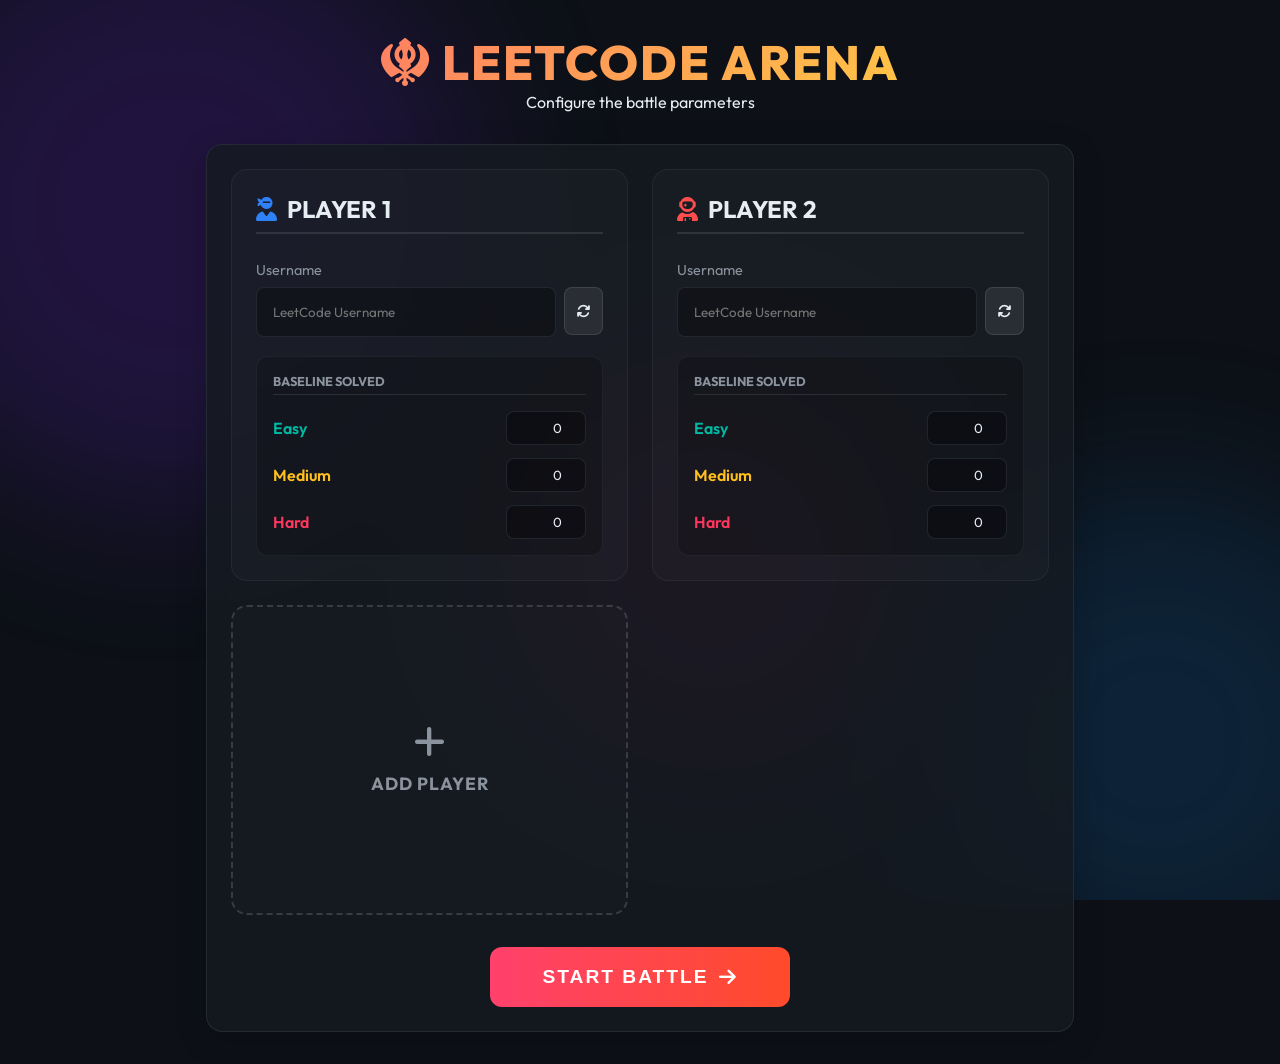
<file: index.html>
<!DOCTYPE html>
<html lang="en">

<head>
    <meta charset="UTF-8">
    <meta name="viewport" content="width=device-width, initial-scale=1.0">
    <title>LeetCode Arena - Setup</title>
    <link rel="preconnect" href="https://fonts.googleapis.com">
    <link rel="preconnect" href="https://fonts.gstatic.com" crossorigin>
    <link href="https://fonts.googleapis.com/css2?family=Outfit:wght@300;400;600;700;900&display=swap" rel="stylesheet">
    <link rel="stylesheet" href="style.css">
    <link rel="stylesheet" href="https://cdnjs.cloudflare.com/ajax/libs/font-awesome/6.4.0/css/all.min.css">
</head>

<body>
    <div class="background-blobs">
        <div class="blob blob-1"></div>
        <div class="blob blob-2"></div>
        <div class="blob blob-3"></div>
    </div>

    <main class="container setup-container">
        <header>
            <h1><i class="fa-solid fa-khanda"></i> LeetCode Arena</h1>
            <p>Configure the battle parameters</p>
        </header>

        <form id="setupForm" class="setup-form glass-card">
            <div id="playersContainer" class="players-config">
                <!-- Dynamically populated via JS -->
            </div>

            <div class="form-actions">
                <button type="submit" class="battle-btn">
                    START BATTLE <i class="fa-solid fa-arrow-right"></i>
                </button>
            </div>
        </form>
    </main>

    <script src="script.js"></script>
</body>

</html>
</file>
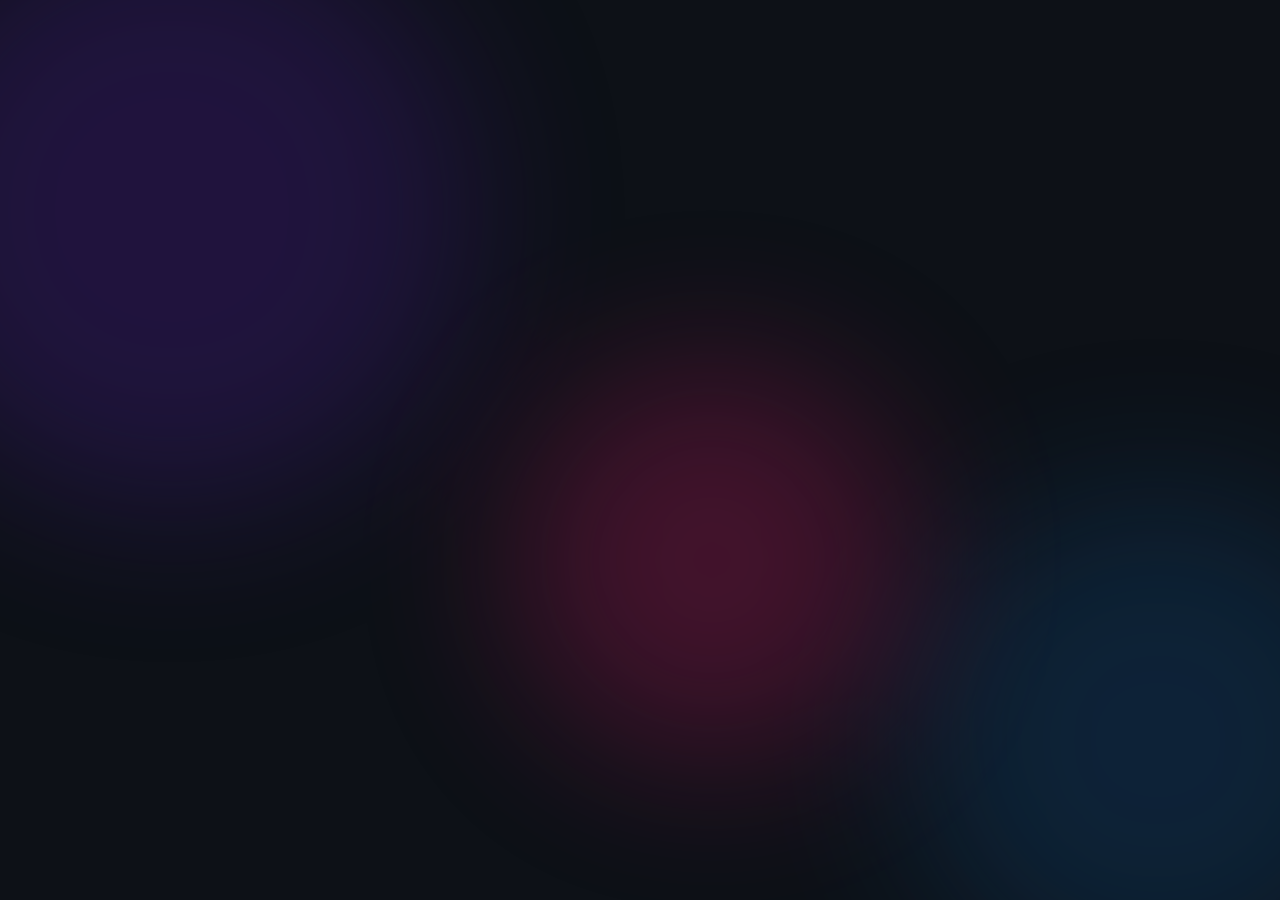
<file: battle.html>
<!DOCTYPE html>
<html lang="en">

<head>
    <meta charset="UTF-8">
    <meta name="viewport" content="width=device-width, initial-scale=1.0">
    <title>Battle Results - LeetCode Arena</title>
    <link rel="preconnect" href="https://fonts.googleapis.com">
    <link rel="preconnect" href="https://fonts.gstatic.com" crossorigin>
    <link href="https://fonts.googleapis.com/css2?family=Outfit:wght@300;400;600;700;900&display=swap" rel="stylesheet">
    <link rel="stylesheet" href="style.css">
    <link rel="stylesheet" href="https://cdnjs.cloudflare.com/ajax/libs/font-awesome/6.4.0/css/all.min.css">
</head>

<body class="battle-body">
    <div class="background-blobs">
        <div class="blob blob-1"></div>
        <div class="blob blob-2"></div>
        <div class="blob blob-3"></div>
    </div>

    <!-- Loading Screen -->
    <div id="loadingOverlay" class="loading-overlay">
        <div class="loader-lg"></div>
        <h2>Fetching Battle Data...</h2>
    </div>

    <main class="container battle-container hidden" id="battleContent">
        <a href="index.html" class="back-link"><i class="fa-solid fa-arrow-left"></i> New Battle</a>

        <!-- Top Section: Final Scores & Winner -->
        <section class="hero-scores glass-card" id="heroScores">
            <!-- Dynamically populated via JS -->
        </section>



        <!-- Middle Section: Category Battle -->
        <section class="category-battle glass-card" id="categoryBattle">
            <h3>Category Breakdown</h3>
            <div id="categoryContent">
                <!-- Dynamically populated via JS -->
            </div>
        </section>

        <!-- Bottom Section: Extra Stats -->
        <section class="extra-stats glass-card">
            <h3>Combat Stats</h3>
            <div class="stats-table-wrapper">
                <div class="stats-table" id="statsTable">
                    <!-- Dynamically populated via JS -->
                </div>
            </div>
        </section>

        <div id="errorOverlay" class="error-overlay hidden">
            <div class="glass-card error-card">
                <i class="fa-solid fa-circle-exclamation"></i>
                <h3 id="errorText">Error loading data</h3>
                <a href="index.html" class="btn-retry">Return to Setup</a>
            </div>
        </div>

    </main>

    <script src="script.js"></script>
</body>

</html>
</file>
<file: style.css>
:root {
    --bg-color: #0d1117;
    --text-primary: #e6edf3;
    --text-secondary: #8b949e;
    --accent-red: #ff4d4d;
    --accent-blue: #2f81f7;
    --accent-gold: #fbbf24;

    --card-bg: rgba(22, 27, 34, 0.85);
    --card-border: 1px solid rgba(48, 54, 61, 0.6);
    --glass-blur: blur(12px);

    /* Difficulty Colors */
    --easy-color: #00b8a3;
    --medium-color: #ffc01e;
    --hard-color: #ff375f;

    --font-main: 'Outfit', sans-serif;
}

* {
    margin: 0;
    padding: 0;
    box-sizing: border-box;
}

body {
    font-family: var(--font-main);
    background-color: var(--bg-color);
    color: var(--text-primary);
    min-height: 100vh;
    display: flex;
    justify-content: center;
    /* align-items: center; Remove center align for scrollable content */
    overflow-x: hidden;
    position: relative;
    padding-top: 2rem;
    padding-bottom: 2rem;
}

.background-blobs {
    position: fixed;
    top: 0;
    left: 0;
    width: 100%;
    height: 100%;
    z-index: -1;
    overflow: hidden;
    pointer-events: none;
}

.blob {
    position: absolute;
    border-radius: 50%;
    filter: blur(80px);
    opacity: 0.3;
    animation: move 25s infinite alternate;
}

.blob-1 {
    top: -10%;
    left: -10%;
    width: 600px;
    height: 600px;
    background: #4c1d95;
}

.blob-2 {
    bottom: -10%;
    right: -10%;
    width: 500px;
    height: 500px;
    background: #0f4c81;
    animation-delay: -5s;
}

.blob-3 {
    top: 40%;
    left: 40%;
    width: 400px;
    height: 400px;
    background: #be185d;
    animation-delay: -10s;
}

@keyframes move {
    from {
        transform: translate(0, 0) scale(1);
    }

    to {
        transform: translate(50px, -50px) scale(1.1);
    }
}

/* Shared */
.glass-card {
    background: var(--card-bg);
    backdrop-filter: var(--glass-blur);
    border: var(--card-border);
    border-radius: 16px;
    padding: 1.5rem;
    box-shadow: 0 8px 32px rgba(0, 0, 0, 0.2);
}

.hidden {
    display: none !important;
}

/* ================= INDEX / SETUP PAGE ================= */
.setup-container {
    width: 100%;
    max-width: 900px;
    margin: auto;
    padding: 0 1rem;
}

header {
    text-align: center;
    margin-bottom: 2rem;
}

header h1 {
    font-size: 3rem;
    font-weight: 800;
    background: linear-gradient(135deg, #FF6B6B 0%, #FFD93D 100%);
    background-clip: text;
    -webkit-background-clip: text;
    -webkit-text-fill-color: transparent;
    text-transform: uppercase;
    letter-spacing: 2px;
}

.players-config {
    display: grid;
    grid-template-columns: repeat(auto-fit, minmax(285px, 1fr));
    gap: 1.5rem;
    align-items: start;
    margin-bottom: 2rem;
}

.player-card {
    position: relative;
    background: rgba(255, 255, 255, 0.02);
    border: 1px solid rgba(255, 255, 255, 0.05);
    border-radius: 16px;
    padding: 1.5rem;
    display: flex;
    flex-direction: column;
    gap: 1.2rem;
    transition: all 0.3s ease;
}

.player-card:hover {
    border-color: rgba(255, 255, 255, 0.1);
    transform: translateY(-2px);
}

.col-header {
    font-size: 1.5rem;
    font-weight: 700;
    text-transform: uppercase;
    color: var(--text-primary);
    border-bottom: 2px solid rgba(255, 255, 255, 0.1);
    padding-bottom: 0.5rem;
    margin-bottom: 0.5rem;
    display: flex;
    align-items: center;
    gap: 10px;
}

.player-card[data-index="0"] .col-header i { color: var(--accent-blue); }
.player-card[data-index="1"] .col-header i { color: var(--accent-red); }
.player-card[data-index="2"] .col-header i { color: var(--easy-color); }
.player-card[data-index="3"] .col-header i { color: var(--medium-color); }
.player-card[data-index="4"] .col-header i { color: #a855f7; }
.player-card[data-index="5"] .col-header i { color: #ec4899; }

.vs-divider-vertical {
    display: flex;
    align-items: center;
    justify-content: center;
    width: 50px;
    position: relative;
}

.vs-divider-vertical span {
    background: #000;
    padding: 10px;
    border-radius: 50%;
    font-weight: 900;
    border: 2px solid rgba(255, 255, 255, 0.2);
    z-index: 2;
}

.vs-divider-vertical::before {
    content: '';
    position: absolute;
    height: 100%;
    width: 2px;
    background: rgba(255, 255, 255, 0.1);
    left: 50%;
    transform: translateX(-1px);
    z-index: 1;
}

.input-group label {
    display: block;
    font-size: 0.9rem;
    color: var(--text-secondary);
    margin-bottom: 0.5rem;
}

input[type="text"],
input[type="number"] {
    width: 100%;
    padding: 1rem;
    border-radius: 8px;
    border: var(--card-border);
    background: rgba(0, 0, 0, 0.3);
    color: var(--text-primary);
    font-family: var(--font-main);
    outline: none;
    transition: 0.3s;
}

input:focus {
    border-color: var(--accent-blue);
    box-shadow: 0 0 10px rgba(47, 129, 247, 0.3);
}

.handicap-box {
    background: rgba(0, 0, 0, 0.2);
    padding: 1rem;
    border-radius: 12px;
    border: 1px solid rgba(255, 255, 255, 0.05);
}

.h-title {
    font-size: 0.8rem;
    text-transform: uppercase;
    color: var(--text-secondary);
    margin-bottom: 1rem;
    font-weight: 700;
    border-bottom: 1px solid rgba(255, 255, 255, 0.1);
    padding-bottom: 5px;
}

.h-input-row {
    display: flex;
    align-items: center;
    justify-content: space-between;
    margin-bottom: 0.8rem;
}

.h-input-row:last-child {
    margin-bottom: 0;
}

.h-input-row label {
    margin: 0;
    font-weight: 600;
    width: 60px;
}

.lbl-easy {
    color: var(--easy-color);
}

.lbl-med {
    color: var(--medium-color);
}

.lbl-hard {
    color: var(--hard-color);
}

.h-input-row input {
    width: 80px;
    padding: 0.5rem;
    text-align: right;
}

.form-actions {
    text-align: center;
}

.battle-btn {
    width: 100%;
    max-width: 300px;
    padding: 1.2rem;
    border-radius: 12px;
    border: none;
    background: linear-gradient(90deg, #ff416c 0%, #ff4b2b 100%);
    color: white;
    font-weight: 800;
    font-size: 1.2rem;
    letter-spacing: 2px;
    cursor: pointer;
    transition: transform 0.2s, box-shadow 0.2s;
    text-transform: uppercase;
    display: inline-flex;
    align-items: center;
    justify-content: center;
    gap: 10px;
}

.battle-btn:hover {
    transform: translateY(-2px);
    box-shadow: 0 10px 20px rgba(255, 75, 43, 0.4);
}

/* ================= BATTLE RESULTS PAGE ================= */
.battle-container {
    width: 100%;
    max-width: 800px;
    margin: auto;
    padding: 0 1rem;
    display: flex;
    flex-direction: column;
    gap: 1.5rem;
}

.back-link {
    color: var(--text-secondary);
    text-decoration: none;
    font-size: 0.9rem;
    display: inline-flex;
    align-items: center;
    gap: 5px;
    transition: color 0.2s;
    align-self: flex-start;
}

.back-link:hover {
    color: white;
}

/* Top Section: Hero Scores */
.hero-scores {
    display: flex;
    align-items: center;
    justify-content: space-between;
    position: relative;
    overflow: visible;
    padding: 2rem 1rem;
}

.hero-player {
    text-align: center;
    flex: 1;
    position: relative;
    transition: 0.3s;
}

.hero-player h2 {
    font-size: 1.2rem;
    color: var(--text-secondary);
    margin-bottom: 0.5rem;
}

.hero-points {
    font-size: 4.5rem;
    font-weight: 900;
    line-height: 1;
    background: -webkit-linear-gradient(#fff, #aaa);
    background-clip: text;
    -webkit-background-clip: text;
    -webkit-text-fill-color: transparent;
}

.sub-label {
    font-size: 0.7rem;
    letter-spacing: 2px;
    color: var(--text-secondary);
    margin-top: 5px;
}

.hero-vs {
    width: 80px;
    display: flex;
    justify-content: center;
}

.vs-circle {
    background: #0d1117;
    width: 50px;
    height: 50px;
    display: flex;
    align-items: center;
    justify-content: center;
    border-radius: 50%;
    border: 2px solid rgba(255, 255, 255, 0.1);
    font-weight: 900;
    color: var(--text-secondary);
    font-size: 1.1rem;
}

/* Winner Styles */
.winner .hero-points {
    background: linear-gradient(to bottom, #FFD700, #FDB931);
    background-clip: text;
    -webkit-background-clip: text;
    -webkit-text-fill-color: transparent;
    text-shadow: 0 0 20px rgba(253, 185, 49, 0.3);
    transform: scale(1.1);
}

.crown-icon {
    position: absolute;
    top: -30px;
    left: 50%;
    transform: translateX(-50%);
    color: var(--accent-gold);
    font-size: 2rem;
    animation: floatCrown 2s infinite ease-in-out;
}

@keyframes floatCrown {

    0%,
    100% {
        transform: translate(-50%, 0);
    }

    50% {
        transform: translate(-50%, -10px);
    }
}

.loser {
    opacity: 0.5;
    filter: grayscale(0.8);
}

.verdict-banner {
    display: flex;
    align-items: center;
    justify-content: center;
    gap: 15px;
    text-align: center;
    font-size: 2.2rem;
    font-weight: 900;
    letter-spacing: 3px;
    background: linear-gradient(135deg, rgba(251, 191, 36, 0.15) 0%, rgba(251, 191, 36, 0.02) 100%);
    color: var(--accent-gold);
    padding: 1.2rem;
    text-transform: uppercase;
    border: 1px solid rgba(251, 191, 36, 0.3);
    box-shadow: 0 0 20px rgba(251, 191, 36, 0.1);
    border-radius: 12px;
    animation: pulseGlow 2s infinite alternate;
}

.verdict-banner.tie-banner {
    background: linear-gradient(135deg, rgba(47, 129, 247, 0.15) 0%, rgba(47, 129, 247, 0.02) 100%);
    color: var(--accent-blue);
    border-color: rgba(47, 129, 247, 0.3);
    box-shadow: 0 0 20px rgba(47, 129, 247, 0.1);
}

.verdict-crown {
    font-size: 2.5rem;
    color: var(--accent-gold);
    filter: drop-shadow(0 0 8px rgba(251, 191, 36, 0.6));
}

.tie-banner .verdict-crown {
    color: var(--accent-blue);
    filter: drop-shadow(0 0 8px rgba(47, 129, 247, 0.6));
}

@keyframes pulseGlow {
    0% {
        box-shadow: 0 0 15px rgba(251, 191, 36, 0.05);
        transform: scale(1);
    }
    100% {
        box-shadow: 0 0 25px rgba(251, 191, 36, 0.2);
        transform: scale(1.01);
    }
}

/* Category Battle */


.category-battle h3,
.extra-stats h3 {
    text-align: center;
    font-size: 0.8rem;
    text-transform: uppercase;
    color: var(--text-secondary);
    letter-spacing: 2px;
    margin-bottom: 1.5rem;
}

.cat-row {
    display: flex;
    align-items: stretch;
    margin-bottom: 1rem;
    min-height: 60px;
    position: relative;
}

.cat-label {
    position: absolute;
    left: 50%;
    transform: translateX(-50%);
    width: 120px;
    height: 100%;
    display: flex;
    flex-direction: column;
    align-items: center;
    justify-content: center;
    border-radius: 8px;
    z-index: 2;
    font-weight: 800;
    font-size: 0.9rem;
    color: #0d1117;
    box-shadow: 0 4px 10px rgba(0, 0, 0, 0.3);
}

.cat-label small {
    font-size: 0.65rem;
    font-weight: 600;
    opacity: 0.8;
}

.easy-bg {
    background: var(--easy-color);
}

.med-bg {
    background: var(--medium-color);
}

.hard-bg {
    background: var(--hard-color);
}

.cat-p1,
.cat-p2 {
    flex: 1;
    display: flex;
    flex-direction: column;
    justify-content: center;
    padding: 0.5rem 2rem;
    background: rgba(255, 255, 255, 0.03);
    border-radius: 8px;
    transition: 0.3s;
}

.cat-p1 {
    margin-right: 60px;
    text-align: left;
    align-items: flex-start;
}

.cat-p2 {
    margin-left: 60px;
    text-align: right;
    align-items: flex-end;
}

.score-main {
    font-size: 1.5rem;
    font-weight: 700;
    line-height: 1.2;
}

.score-sub {
    font-size: 0.8rem;
    opacity: 0.6;
    font-weight: 400;
    font-family: monospace;
    letter-spacing: 1px;
}

.cat-p1.cat-win {
    background: linear-gradient(90deg, rgba(255, 255, 255, 0.1), transparent);
    color: #fff;
    border-left: 4px solid #fff;
}

.cat-p2.cat-win {
    background: linear-gradient(-90deg, rgba(255, 255, 255, 0.1), transparent);
    color: #fff;
    border-right: 4px solid #fff;
}

.cat-p1.cat-lose,
.cat-p2.cat-lose {
    opacity: 0.4;
    font-size: 1.2rem;
}

/* Extra Stats */
.stats-table {
    display: flex;
    flex-direction: column;
    gap: 0.8rem;
}

.stat-header {
    display: flex;
    opacity: 0.5;
    font-size: 0.8rem;
    text-transform: uppercase;
    letter-spacing: 1px;
    padding-bottom: 0.5rem;
    border-bottom: 1px solid rgba(255, 255, 255, 0.1);
}

.stat-line {
    display: flex;
    align-items: center;
    font-size: 1rem;
}

.stat-header span,
.stat-line span {
    flex: 1;
    text-align: center;
    overflow: hidden;
    text-overflow: ellipsis;
    white-space: nowrap;
    padding: 0 8px; /* Added padding to prevent text collision */
}

.stat-header span:first-child,
.stat-line span:first-child {
    flex: 2;
    text-align: left;
    white-space: normal;
    overflow: visible;
}

.metric-name i {
    width: 20px;
    color: var(--text-secondary);
}

/* Loading & Error */
.loading-overlay {
    position: fixed;
    top: 0;
    left: 0;
    width: 100%;
    height: 100%;
    background: var(--bg-color);
    z-index: 100;
    display: flex;
    flex-direction: column;
    align-items: center;
    justify-content: center;
    gap: 1rem;
}

.loader-lg {
    width: 50px;
    height: 50px;
    border: 5px solid #fff;
    border-bottom-color: transparent;
    border-radius: 50%;
    animation: rotation 1s linear infinite;
}

@keyframes rotation {
    0% {
        transform: rotate(0deg);
    }
    100% {
        transform: rotate(360deg);
    }
}

.error-overlay {
    position: absolute;
    top: 0;
    left: 0;
    width: 100%;
    height: 100%;
    display: flex;
    align-items: center;
    justify-content: center;
    backdrop-filter: blur(5px);
    z-index: 50;
}

.error-card {
    text-align: center;
    border-color: var(--accent-red);
    max-width: 400px;
}

.error-card i {
    font-size: 3rem;
    color: var(--accent-red);
    margin-bottom: 1rem;
}

.btn-retry {
    display: inline-block;
    margin-top: 1rem;
    padding: 0.8rem 1.5rem;
    background: rgba(255, 255, 255, 0.1);
    color: white;
    text-decoration: none;
    border-radius: 8px;
    transition: 0.2s;
}

.btn-retry:hover {
    background: rgba(255, 255, 255, 0.2);
}

@media (max-width: 768px) {
    /* Setup Page Layout */
    .setup-container {
        padding: 0 1rem;
    }

    header h1 {
        font-size: 2.5rem;
    }

    .players-config {
        flex-direction: column;
        gap: 2rem;
    }

    .vs-divider-vertical {
        width: 100%;
        height: 60px;
        margin: 1rem 0;
    }

    .vs-divider-vertical::before {
        width: 100%;
        height: 2px;
        top: 50%;
        left: 0;
        transform: translateY(-50%);
    }

    .vs-divider-vertical span {
        padding: 8px;
        font-size: 0.9rem;
    }

    /* Battle Page Layout */
    .battle-container {
        padding: 0 1rem;
    }

    /* Stack Hero Scores on Mobile */
    .hero-scores {
        flex-direction: column;
        gap: 1rem;
        padding: 2rem 1rem;
    }

    .hero-player {
        width: 100%;
        display: flex;
        flex-direction: column;
        align-items: center;
    }

    .hero-vs {
        width: 100%;
        height: 50px;
        align-items: center;
        margin: 0.5rem 0;
    }
    
    .hero-points {
        font-size: 4rem; /* keep it big and punchy */
    }

    .crown-icon {
        top: -25px; /* adjust for potentially tighter spacing */
    }

    /* Category Battle Compact Row */
    .cat-row {
        margin-bottom: 0.8rem;
    }

    .cat-label {
        width: 70px;
        font-size: 0.75rem;
    }
    
    .cat-label small {
        font-size: 0.6rem;
    }

    .cat-p1 {
        margin-right: 35px; /* Half of 70px */
        padding: 0.8rem 1rem 0.8rem 0.5rem;
        align-items: center; /* Center align text on mobile for uniform look */
        text-align: center;
    }

    .cat-p2 {
        margin-left: 35px;
        padding: 0.8rem 0.5rem 0.8rem 1rem;
        align-items: center;
        text-align: center;
    }
    
    .cat-p1, .cat-p2 {
        /* Slightly reduce font size for scores */
    }

    .score-main {
        font-size: 1.3rem;
    }

    .score-sub {
        font-size: 0.75rem;
        display: block; /* ensure it breaks to new line if needed */
    }

    /* Extra Stats Table */
    .stat-header, .stat-line {
        font-size: 0.85rem;
    }
    
    .metric-name i {
        margin-right: 5px;
    }
}

@media (max-width: 480px) {
    header h1 {
        font-size: 2rem;
    }

    .battle-btn {
        width: 100%;
        font-size: 1.1rem;
    }
    
    .hero-points {
        font-size: 3rem;
    }
    
    .cat-label {
        width: 60px;
        font-size: 0.7rem;
    }
    
    .cat-p1 {
        margin-right: 30px;
    }
    
    .cat-p2 {
        margin-left: 30px;
    }
    
    .score-main {
        font-size: 1.1rem;
    }

    .stat-line {
        font-size: 0.8rem; /* Small font for stats */
    }
}

/* ================= MULTIPLAYER & AUTO-FETCH STYLES ================= */
.username-input-wrapper {
    display: flex;
    gap: 0.5rem;
}

.fetch-status-btn {
    background: rgba(255, 255, 255, 0.08);
    border: 1px solid rgba(255, 255, 255, 0.1);
    color: var(--text-primary);
    width: 45px;
    height: 48px; /* Match username input height */
    border-radius: 8px;
    cursor: pointer;
    display: flex;
    align-items: center;
    justify-content: center;
    transition: all 0.2s ease;
}

.fetch-status-btn:hover {
    background: var(--accent-blue);
    border-color: var(--accent-blue);
    color: white;
    transform: translateY(-1px);
}

.fetch-status-btn.loading i {
    animation: spin 1s linear infinite;
}

.fetch-status-btn.success {
    background: var(--easy-color) !important;
    border-color: var(--easy-color) !important;
    color: white !important;
}

.fetch-status-btn.error {
    background: var(--hard-color) !important;
    border-color: var(--hard-color) !important;
    color: white !important;
}

@keyframes spin {
    100% { transform: rotate(360deg); }
}

.remove-player-btn {
    position: absolute;
    top: 1.5rem;
    right: 1.5rem;
    background: transparent;
    border: none;
    color: var(--text-secondary);
    cursor: pointer;
    font-size: 1.2rem;
    transition: color 0.2s;
    display: flex;
    align-items: center;
    justify-content: center;
    width: 24px;
    height: 24px;
    border-radius: 50%;
}

.remove-player-btn:hover {
    color: var(--accent-red);
    background: rgba(255, 77, 77, 0.1);
}

.add-player-card {
    min-height: 310px;
    border: 2px dashed rgba(255, 255, 255, 0.15);
    border-radius: 16px;
    display: flex;
    align-items: center;
    justify-content: center;
    transition: all 0.3s ease;
    cursor: pointer;
    background: rgba(255, 255, 255, 0.01);
}

.add-player-card:hover {
    border-color: var(--accent-blue);
    background: rgba(47, 129, 247, 0.04);
    transform: translateY(-2px);
}

.add-player-btn {
    background: transparent;
    border: none;
    color: var(--text-secondary);
    display: flex;
    flex-direction: column;
    align-items: center;
    gap: 0.8rem;
    font-family: var(--font-main);
    font-size: 1.1rem;
    font-weight: 700;
    cursor: pointer;
    width: 100%;
    height: 100%;
    justify-content: center;
    text-transform: uppercase;
    letter-spacing: 1px;
}

.add-player-card:hover .add-player-btn {
    color: var(--text-primary);
}

.add-player-btn i {
    font-size: 2.2rem;
    transition: transform 0.2s;
}

.add-player-card:hover .add-player-btn i {
    transform: scale(1.1);
}

/* Success highlight animation for autofilled fields */
@keyframes successHighlight {
    0% {
        box-shadow: 0 0 0 2px var(--easy-color);
        background: rgba(0, 184, 163, 0.1);
    }
    100% {
        box-shadow: none;
        background: rgba(0, 0, 0, 0.3);
    }
}

.success-flash {
    animation: successHighlight 1s ease-out;
}

/* Multiplayer Battle Page Styles */
.hero-scores.grid-layout {
    display: grid;
    grid-template-columns: repeat(auto-fit, minmax(180px, 1fr));
    gap: 2rem;
    justify-content: center;
}

.hero-scores.grid-layout .hero-player {
    border: 1px solid rgba(255, 255, 255, 0.05);
    background: rgba(255, 255, 255, 0.02);
    padding: 1.5rem 1rem;
    border-radius: 12px;
}

.hero-scores.grid-layout .hero-player.winner {
    background: rgba(251, 191, 36, 0.05);
    border-color: rgba(251, 191, 36, 0.2);
}

/* Dynamic Multiplayer Column-based Breakdown */
.cat-row.multi-column {
    display: flex;
    align-items: center;
    gap: 1.5rem;
}

.cat-row.multi-column .cat-label {
    position: static; /* Override absolute positioning */
    transform: none;
    flex-shrink: 0;
}

.cat-columns {
    display: flex;
    gap: 1rem;
    flex: 1;
    overflow-x: auto;
    scrollbar-width: none; /* Hide scrollbar for layout cleanliness */
}

.cat-columns::-webkit-scrollbar {
    display: none;
}

.cat-col-val {
    flex: 1;
    min-width: 110px;
    display: flex;
    flex-direction: column;
    justify-content: center;
    align-items: center;
    padding: 0.6rem 0.8rem;
    background: rgba(255, 255, 255, 0.03);
    border-radius: 8px;
    border: 1px solid rgba(255, 255, 255, 0.05);
    transition: 0.3s;
    text-align: center;
}

.cat-col-val.cat-win {
    border-top: 3px solid var(--accent-gold);
    background: linear-gradient(180deg, rgba(251, 191, 36, 0.08), transparent);
    color: #fff;
}

.cat-col-val.cat-lose {
    opacity: 0.4;
}

.stats-table-wrapper {
    width: 100%;
    overflow-x: auto;
    margin-top: 0.5rem;
    scrollbar-width: thin;
    scrollbar-color: rgba(255, 255, 255, 0.1) transparent;
}

.stats-table-wrapper::-webkit-scrollbar {
    height: 6px;
}

.stats-table-wrapper::-webkit-scrollbar-thumb {
    background: rgba(255, 255, 255, 0.1);
    border-radius: 3px;
}

.stats-table.multi-layout {
    min-width: max-content;
}

/* ================= RESPONSIVE CATEGORY & HEADER STYLES ================= */
.cat-header-row {
    display: flex;
    gap: 1.5rem;
    margin-bottom: 0.8rem;
    padding-bottom: 0.5rem;
    border-bottom: 1px solid rgba(255, 255, 255, 0.1);
}

.cat-header-spacer {
    width: 120px;
    flex-shrink: 0;
}

.cat-header-names {
    display: flex;
    gap: 1rem;
    flex: 1;
}

.cat-header-name {
    flex: 1;
    min-width: 110px;
    text-align: center;
    font-weight: 700;
    font-size: 0.95rem;
    color: var(--text-primary);
    text-transform: uppercase;
    letter-spacing: 1px;
    overflow: hidden;
    text-overflow: ellipsis;
    white-space: nowrap;
}

#categoryContent {
    width: 100%;
    overflow-x: auto;
    scrollbar-width: thin;
    scrollbar-color: rgba(255, 255, 255, 0.1) transparent;
    padding-bottom: 0.5rem; /* Space for scrollbar */
}

#categoryContent::-webkit-scrollbar {
    height: 6px;
}

#categoryContent::-webkit-scrollbar-thumb {
    background: rgba(255, 255, 255, 0.1);
    border-radius: 3px;
}

#categoryContent .cat-header-row,
#categoryContent .cat-row.multi-column {
    min-width: max-content;
}

@media (max-width: 768px) {
    /* Make battle overlays and forms fit better on small mobile viewports */
    .setup-container {
        padding: 0 0.5rem;
    }
    
    .glass-card {
        padding: 1.2rem;
    }
}
</file>
